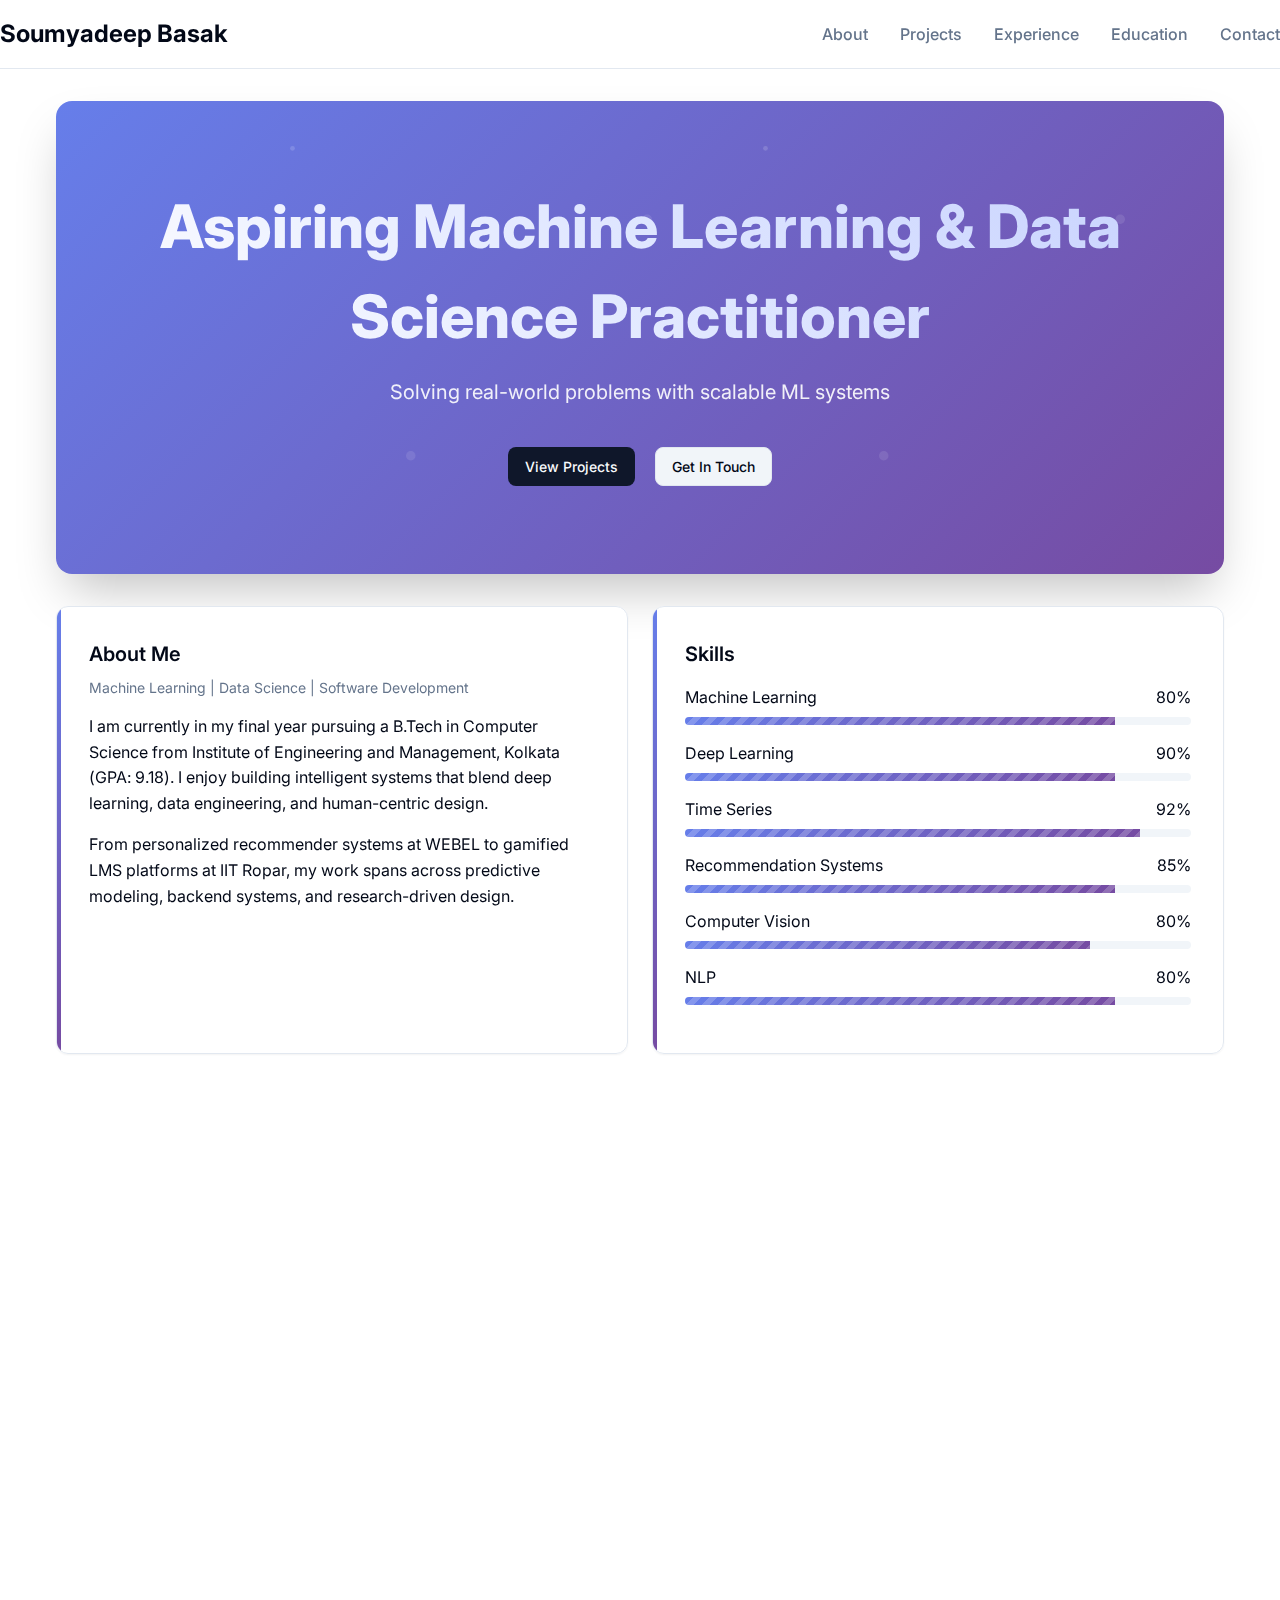
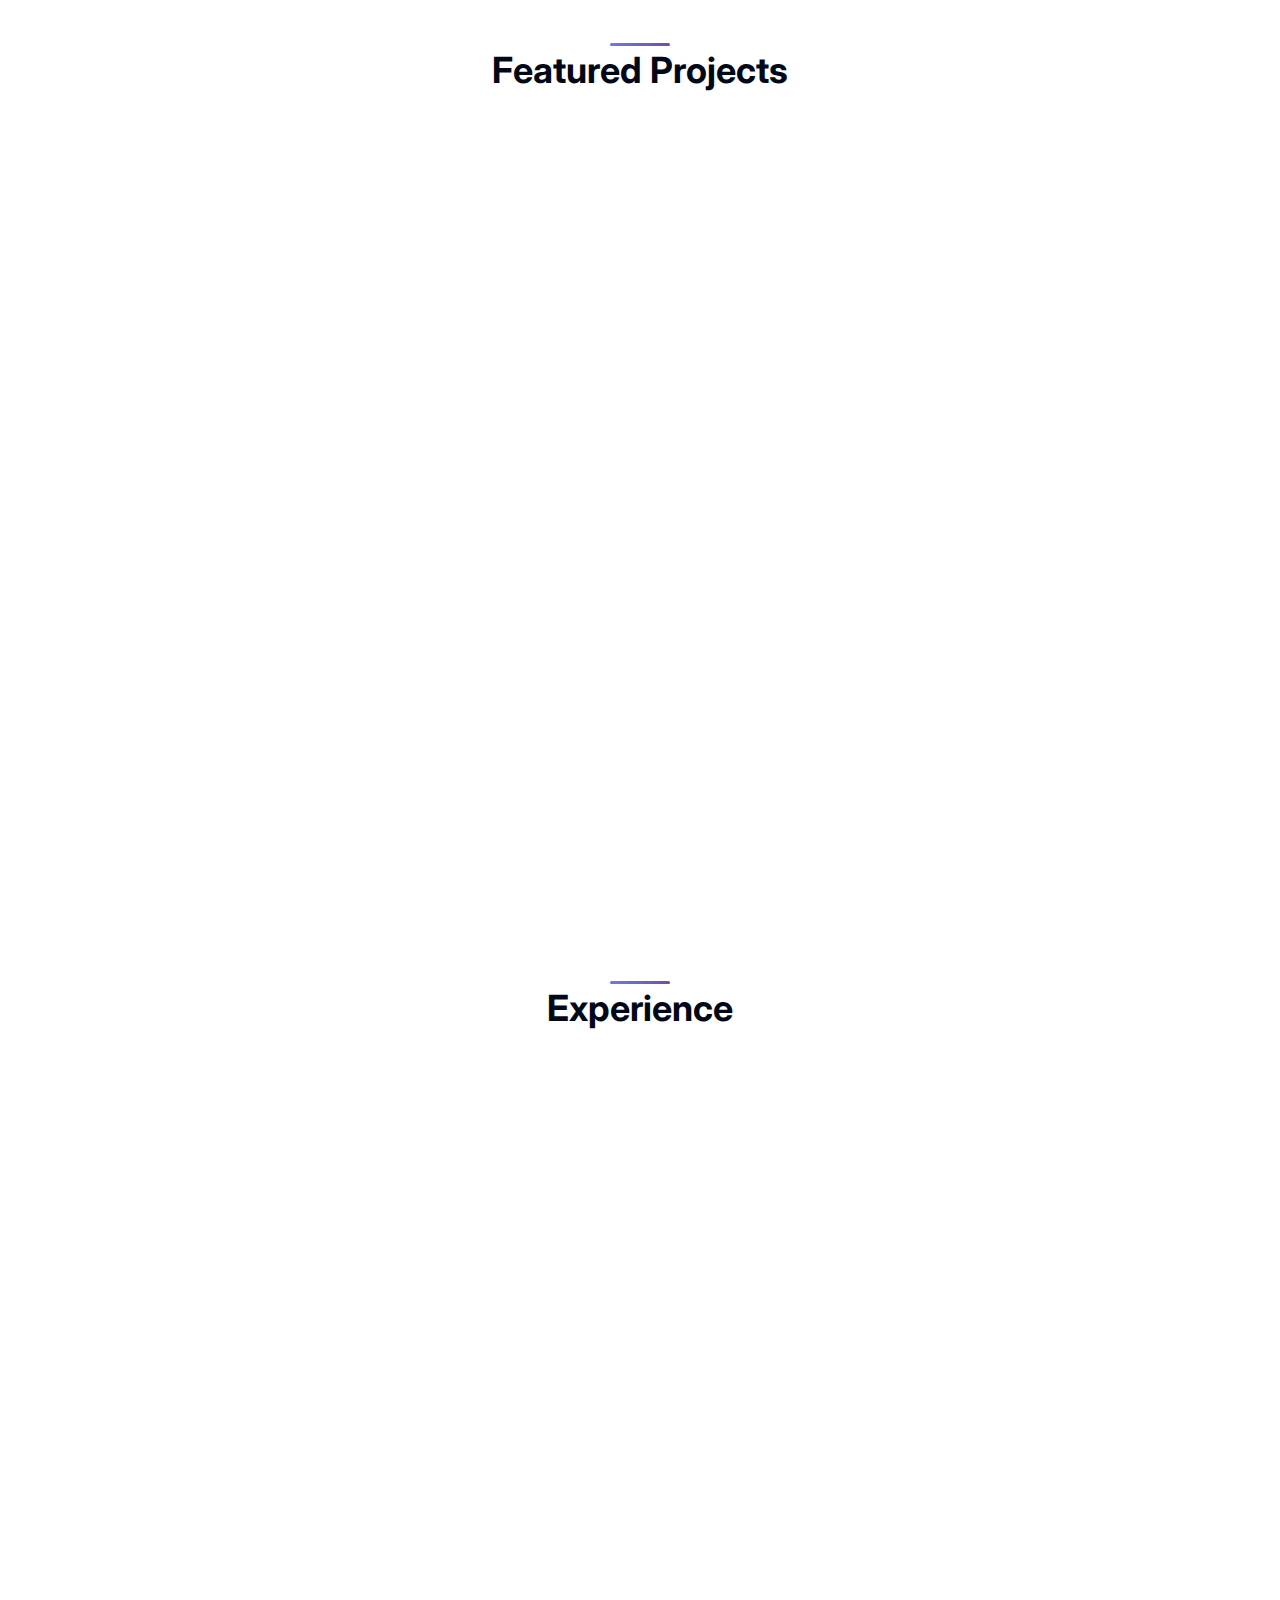
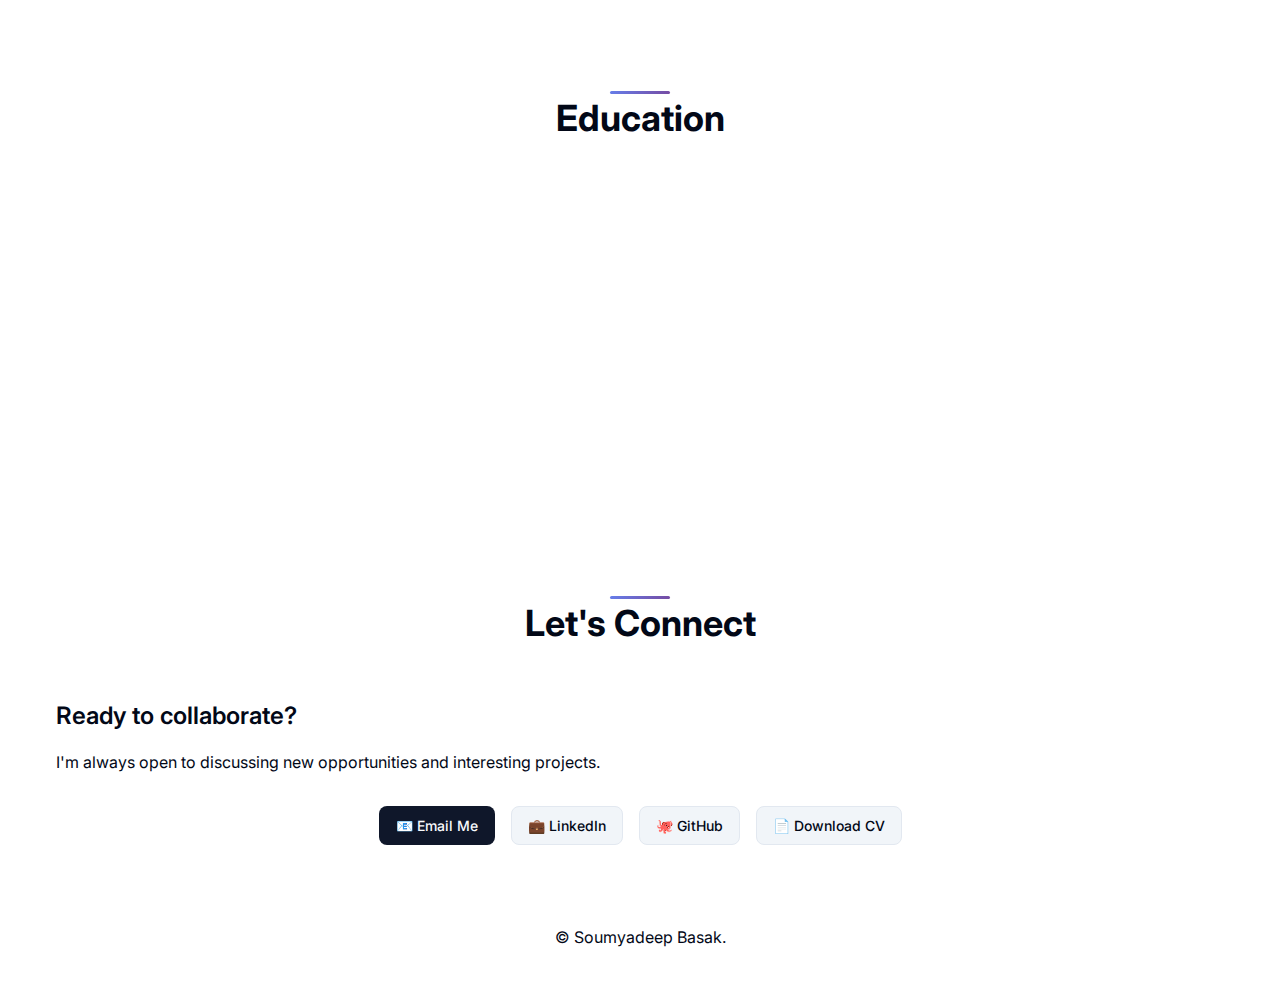
<file: index.html>
<!DOCTYPE html>
<html lang="en">
<head>
    <meta charset="UTF-8">
    <meta name="viewport" content="width=device-width, initial-scale=1.0">
    <title>Soumyadeep Basak - Portfolio</title>
    <link rel="stylesheet" href="styles.css">
    <link rel="icon" href="🚀" type="image/x-icon">
</head>
<body>
    <!-- Navigation -->
    <div class="nav-container">
        <div class="nav-content">
            <div class="nav-brand">Soumyadeep Basak</div>
            <div class="nav-links">
                <a onclick="scrollToSection('about')" class="nav-link">About</a>
                <a onclick="scrollToSection('projects')" class="nav-link">Projects</a>
                <a onclick="scrollToSection('experience')" class="nav-link">Experience</a>
                <a onclick="scrollToSection('education')" class="nav-link">Education</a>
                <a onclick="scrollToSection('contact')" class="nav-link">Contact</a>
            </div>
        </div>
    </div>

    <!-- Hero Section -->
    <div class="container">
        <div class="hero-section">
            <h1 class="hero-title">Aspiring Machine Learning & Data Science Practitioner</h1>
            <p class="hero-subtitle">Solving real-world problems with scalable ML systems</p>
            <div style="margin-top: 2rem;">
                <a href="#projects" class="btn btn-primary" style="margin: 0.5rem; cursor: pointer;">View Projects</a>
                <a href="#contact" class="btn btn-secondary" style="margin: 0.5rem; cursor: pointer;">Get In Touch</a>
            </div>
        </div>
    </div>

    <!-- About Section -->
    <div class="container" id="about">
        <div class="grid grid-cols-2">
            <div class="card">
                <div class="card-header">
                    <h2 class="card-title">About Me</h2>
                    <p class="card-description">Machine Learning | Data Science | Software Development</p>
                </div>
                <div>
                    <p style="line-height: 1.6; margin-bottom: 1rem;">
                        I am currently in my final year pursuing a B.Tech in Computer Science from Institute of Engineering and Management, Kolkata (GPA: 9.18). I enjoy building intelligent systems that blend deep learning, data engineering, and human-centric design.
                    </p>
                    <p style="line-height: 1.6;">
                        From personalized recommender systems at WEBEL to gamified LMS platforms at IIT Ropar, my work spans across predictive modeling, backend systems, and research-driven design.
                    </p>
                </div>
            </div>

            <div class="card">
                <div class="card-header">
                    <h3 class="card-title">Skills</h3>
                </div>
                <div>
                    <div style="margin-bottom: 1rem;">
                        <div style="display: flex; justify-content: space-between;">
                            <span>Machine Learning</span>
                            <span>80%</span>
                        </div>
                        <div class="progress">
                            <div class="progress-bar" style="width: 85%;"></div>
                        </div>
                    </div>
                    <div style="margin-bottom: 1rem;">
                        <div style="display: flex; justify-content: space-between;">
                            <span>Deep Learning</span>
                            <span>90%</span>
                        </div>
                        <div class="progress">
                            <div class="progress-bar" style="width: 85%;"></div>
                        </div>
                    </div>
                    <div style="margin-bottom: 1rem;">
                        <div style="display: flex; justify-content: space-between;">
                            <span>Time Series</span>
                            <span>92%</span>
                        </div>
                        <div class="progress">
                            <div class="progress-bar" style="width: 90%;"></div>
                        </div>
                    </div>
                    <div style="margin-bottom: 1rem;">
                        <div style="display: flex; justify-content: space-between;">
                            <span>Recommendation Systems</span>
                            <span>85%</span>
                        </div>
                        <div class="progress">
                            <div class="progress-bar" style="width: 85%;"></div>
                        </div>
                    </div>
                    <div style="margin-bottom: 1rem;">
                        <div style="display: flex; justify-content: space-between;">
                            <span>Computer Vision</span>
                            <span>80%</span>
                        </div>
                        <div class="progress">
                            <div class="progress-bar" style="width: 80%;"></div>
                        </div>
                    </div>
                    <div style="margin-bottom: 1rem;">
                        <div style="display: flex; justify-content: space-between;">
                            <span>NLP</span>
                            <span>80%</span>
                        </div>
                        <div class="progress">
                            <div class="progress-bar" style="width: 85%;"></div>
                        </div>
                    </div>
                </div>
            </div>
        </div>

        <!-- Technologies Section -->
        <div class="card" style="margin-top: 2rem;">
            <div class="card-header">
                <h3 class="card-title">Technologies & Tools</h3>
                <p class="card-description">ML, Web Development, and Data Engineering Toolkit</p>
            </div>
            <div>
                <h4 style="margin: 1rem 0 0.5rem 0; font-weight: 600;">ML & Data Science</h4>
                <div class="badge-container" style="margin-bottom: 1.5rem;">
                    <span class="badge">TensorFlow</span>
                    <span class="badge">Scikit-learn</span>
                    <span class="badge">Keras</span>
                    <span class="badge">Pandas</span>
                    <span class="badge">NumPy</span>
                    <span class="badge">OpenCV</span>
                    <span class="badge">Matplotlib</span>
                    <span class="badge">NLTK</span>
                </div>
                <h4 style="margin: 1rem 0 0.5rem 0; font-weight: 600;">Web</h4>
                <div class="badge-container" style="margin-bottom: 1.5rem;">
                    <span class="badge">Streamlit</span>
                    <span class="badge">Flask</span>
                    <span class="badge">FASTAPI</span>
                    <span class="badge">HTML</span>
                    <span class="badge">CSS</span>
                </div>
                <h4 style="margin: 1rem 0 0.5rem 0; font-weight: 600;">Cloud & DevOps</h4>
                <div class="badge-container" style="margin-bottom: 1.5rem;">
                    <span class="badge">AWS</span>
                    <span class="badge">Git</span>
                    <span class="badge">Jupyter Notebook</span>
                </div>
                <h4 style="margin: 1rem 0 0.5rem 0; font-weight: 600;">Databases</h4>
                <div class="badge-container">
                    <span class="badge">MySQL</span>
                    <span class="badge">PostgreSQL</span>
                    <span class="badge">MongoDB</span>
                </div>
            </div>
        </div>
    </div>

    <!-- Projects Section -->
    <div class="container">
        <h2 class="section-header" id="projects">Featured Projects</h2>
        <div class="grid grid-cols-2" style="gap: 1.5rem;">
            <div class="card">
                <div class="card-header">
                    <h3 class="card-title">Smart-Captcha System</h3>
                    <p class="card-description">Deep Learning • Anomaly Detection • Real-time Data</p>
                </div>
                <div>
                    <p style="line-height: 1.6; margin-bottom: 1rem; color: hsl(var(--muted-foreground));">
                        A frictionless security solution that analyzes real-time user behavior—like form input and mouse movement—to silently detect bots, triggering CAPTCHA only when necessary and significantly improving user experience.
                    </p>
                    <div class="badge-container" style="margin-bottom: 1rem;">
                        <span class="badge">Python</span>
                        <span class="badge">Tensorflow</span>
                        <span class="badge">FastAPI</span>
                        <span class="badge">Docker</span>
                    </div>
                    <div>
                        <a href="#" class="btn btn-primary" style="margin-right: 0.5rem;">Live Demo</a>
                        <a href="https://github.com/Soumyadeep-Basak/botv1" class="btn btn-secondary">GitHub</a>
                    </div>
                </div>
            </div>

            <div class="card">
                <div class="card-header">
                    <h3 class="card-title">Poly-Market Analyzer</h3>
                    <p class="card-description">Deep Learning • Time Series</p>
                </div>
                <div>
                    <p style="line-height: 1.6; margin-bottom: 1rem; color: hsl(var(--muted-foreground));">
                        A resource-efficient stock forecasting tool using co-movement-based clustering and shared-layer-LSTM and Ticker-aware-LSTM with custom embeddings models to predict Nifty50 trends, enabling a single model to handle multiple stocks with high accuracy.
                    </p>
                    <div class="badge-container" style="margin-bottom: 1rem;">
                        <span class="badge">Python</span>
                        <span class="badge">Tensorflow</span>
                        <span class="badge">Statsmodel</span>
                        <span class="badge">Streamlit</span>
                    </div>
                    <div>
                        <a href="#" class="btn btn-primary" style="margin-right: 0.5rem;">Live Demo</a>
                        <a href="#" class="btn btn-secondary">GitHub</a>
                    </div>
                </div>
            </div>

            <div class="card">
                <div class="card-header">
                    <h3 class="card-title">CryptoSecure</h3>
                    <p class="card-description">Anomaly Detection • Backend • Blockhain • Real-time</p>
                </div>
                <div>
                    <p style="line-height: 1.6; margin-bottom: 1rem; color: hsl(var(--muted-foreground));">
                        A platform that assigns safety scores to crypto wallets by combining supervised (XGBoost) and unsupervised (Auto-Encoder) ML models with graph-based anomaly detection. The system factors in transaction behavior, wallet age, and KYC status to identify scam-linked wallets and assess risk in real time.
                    </p>
                    <div class="badge-container" style="margin-bottom: 1rem;">
                        <span class="badge">Python</span>
                        <span class="badge">XgBoost</span>
                        <span class="badge">Tensorflow</span>
                        <span class="badge">FastAPI</span>
                        <span class="badge">Redis</span>
                    </div>
                    <div>
                        <a href="#" class="btn btn-primary" style="margin-right: 0.5rem;">Live Demo</a>
                        <a href="https://github.com/Soumyadeep-Basak/htfHackermen" class="btn btn-secondary">GitHub</a>
                    </div>
                </div>
            </div>

            <div class="card">
                <div class="card-header">
                    <h3 class="card-title">SecureMind</h3>
                    <p class="card-description">RAG • Chatbot • Blockchain</p>
                </div>
                <div>
                    <p style="line-height: 1.6; margin-bottom: 1rem; color: hsl(var(--muted-foreground));">
                        A secure, localized Retrieval-Augmented Generation (RAG) chatbot that integrates LLMs with document-based Q&A capabilities. It supports on-device model inference and utilizes IPFS (InterPlanetary File System) for decentralized storage providing enhanced security, privacy, and accessibility even in offline or remote environments.
                    </p>
                    <div class="badge-container" style="margin-bottom: 1rem;">
                        <span class="badge">Python</span>
                        <span class="badge">Ethereum</span>
                        <span class="badge">HuggingFace</span>
                        <span class="badge">Llama.cpp</span>
                        <span class="badge">Streamlit</span>
                    </div>
                    <div>
                        <a href="#" class="btn btn-primary" style="margin-right: 0.5rem;">Live Demo</a>
                        <a href="https://github.com/Soumyadeep-Basak/SecureMind" class="btn btn-secondary">GitHub</a>
                    </div>
                </div>
            </div>
        </div>
    </div>

    <!-- Experience Section -->
    <div class="container">
        <h2 class="section-header" id="experience">Experience</h2>
        <div class="card">
            <div class="timeline-item">
                <div class="timeline-date">April 2025 - Present</div>
                <h3 class="timeline-title">Data Science Intern • WEBEL.</h3>
                <p class="timeline-description">
                    Recommender System Development: Built a personalized hybrid recommender using user-based collaborative filtering on over 20M real service records, queried via PostgreSQL.<br> 
                    Algorithm Engineering: Designed a multi-source similarity model combining demographics, historical usage, and service co-occurrence with rule-based eligibility filters to recommend from a pool of 313 government services.<br> 
                    Interactive Deployment: Deployed a Streamlit-based dashboard for real-time recommendations with adaptive feedback loop for continuous personalization.
                </p>
            </div>
            <div class="timeline-item">
                <div class="timeline-date">May 2024 - July 2024</div>
                <h3 class="timeline-title">Research Intern • IIT Ropar</h3>
                <p class="timeline-description">
                    Built Google Sheets LMS: Developed a learning management system using Apps Script, automating academic data workflows and improving efficiency by 95%.<br>
                    Web Integration: Created a Flask-based dashboard that visualized LMS statistics from Sheets and automated email notifications.<br>
                    Gamification: Added badge rewards using proven strategies to improve user engagement.<br>
                </p>
            </div>
        </div>
    </div>

    <!-- Education Section -->
    <div class="container">
        <h2 class="section-header" id="education">Education</h2>
        <div class="grid grid-cols-2" style="gap: 1.5rem;">
            <div class="education-card">
                <h3 class="degree-title">Bachelor of Technology in Computer Science with specialization in artificial intelligence & machine learning</h3>
                <div class="school-name">Institute of Engineering and Management</div>
                <div class="education-date">2022 - 2026</div>
                <div class="gpa">GPA: 9.18/10.0</div>
                <p style="color: hsl(var(--muted-foreground)); line-height: 1.6; margin-bottom: 1rem; flex-grow: 1;">
                    Specialized in Machine Learning and Artificial Intelligence with focus on practical applications and research.
                </p>
                <div class="badge-container">
                    <span class="badge">Machine Learning</span>
                    <span class="badge">Deep Learning</span>
                    <span class="badge">NLP</span>
                    <span class="badge">Computer Vision</span>
                    <span class="badge">Time Series</span>
                </div>
            </div>

            <div class="education-card">
                <h3 class="degree-title">High Secondary (XII)</h3>
                <div class="school-name">Hariyana Vidya Mandir</div>
                <div class="education-date">2009 - 2022</div>
                <div class="gpa">X: 94% | XII: 91.66%</div>
                <p style="color: hsl(var(--muted-foreground)); line-height: 1.6; margin-bottom: 1rem; flex-grow: 1;">
                    Studied in Science stream with focus on Physics, Chemistry, Mathematics, and Computer Science.
                </p>
                <div class="badge-container">
                    <span class="badge">Python</span>
                    <span class="badge">Soft Skills</span>
                    <span class="badge">Mathematics</span>
                    <span class="badge">DBMS</span>
                </div>
            </div>
        </div>
    </div>

    <!-- Contact Section -->
    <div class="container">
        <h2 class="section-header" id="contact">Let's Connect</h2>
        <div class="contact-card">
            <h3 style="font-size: 1.5rem; font-weight: 600; margin-bottom: 1rem;">Ready to collaborate?</h3>
            <p style="color: hsl(var(--muted-foreground)); margin-bottom: 2rem;">
                I'm always open to discussing new opportunities and interesting projects.
            </p>
            <div style="display: flex; justify-content: center; gap: 1rem; flex-wrap: wrap;">
                <a href="mailto:basaksoumyadeep04@gmail.com" class="btn btn-primary">📧 Email Me</a>
                <a href="https://www.linkedin.com/in/soumyadeep-basak-7609b2283/" class="btn btn-secondary">💼 LinkedIn</a>
                <a href="https://github.com/Soumyadeep-Basak/" class="btn btn-secondary">🐙 GitHub</a>
                <a href="https://drive.google.com/file/d/1ovSGe75oznr-4WffRPxj5AU2YUcauUR1/view?usp=sharing" class="btn btn-secondary">📄 Download CV</a>
            </div>
        </div>
    </div>

    <!-- Footer -->
    <div style="text-align: center; padding: 2rem; margin-top: 3rem; border-top: 1px solid hsl(var(--border)); color: hsl(var(--muted-foreground));">
        <p>© Soumyadeep Basak.</p>
    </div>

    <script src="script.js"></script>
</body>
</html>
</file>
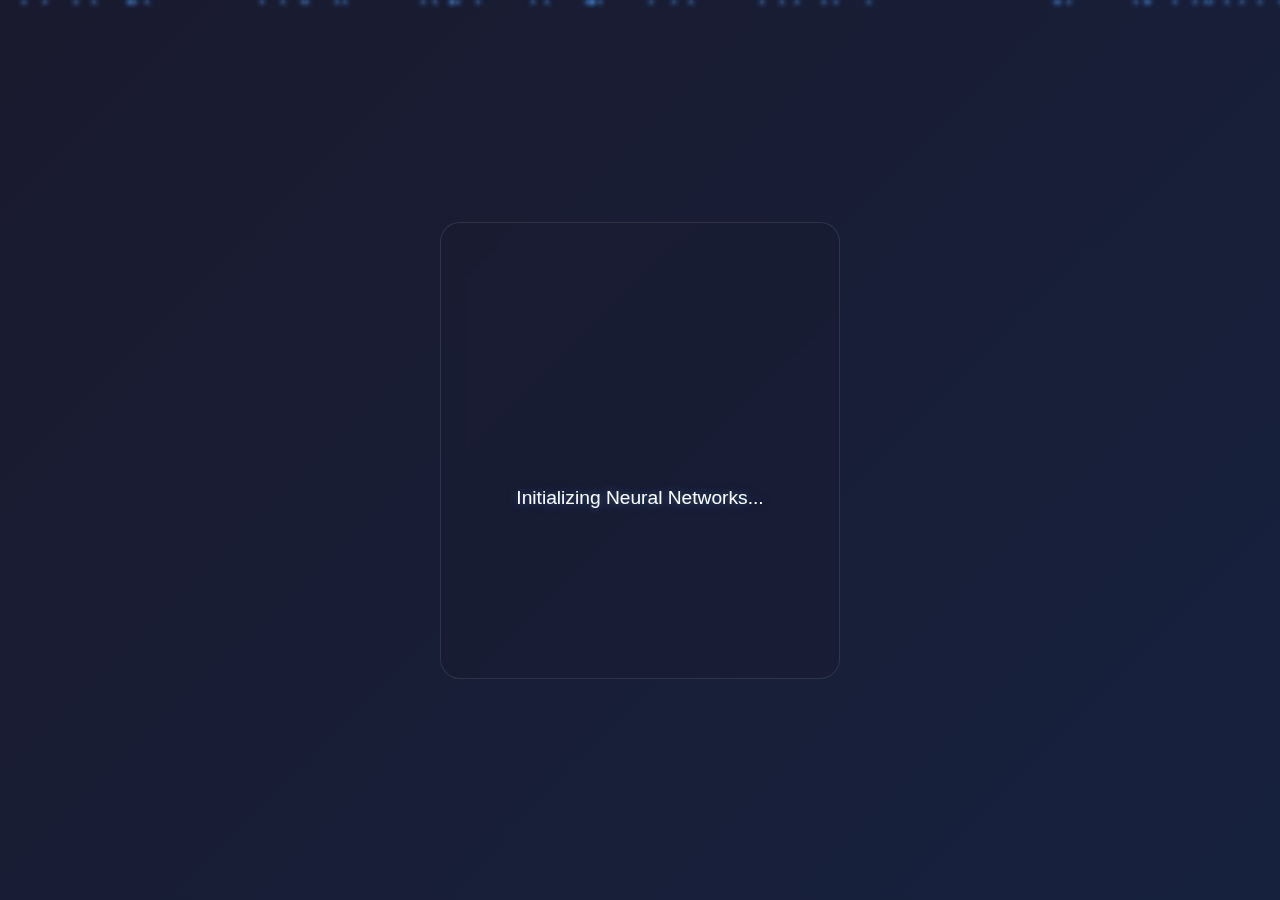
<file: loading.html>
<!DOCTYPE html>
<html lang="en">
<head>
    <meta charset="UTF-8">
    <meta name="viewport" content="width=device-width, initial-scale=1.0">
    <title>Loading - Soumyadeep Basak</title>
    <style>
        :root {
            --primary-gradient: linear-gradient(135deg, #1a1a2e 0%, #16213e 100%);
            --text-color: #ffffff;
            --accent-color: #4a90e2;
            --node-color: rgba(74, 144, 226, 0.8);
            --particle-color: rgba(74, 144, 226, 0.3);
            --progress-bg: rgba(255, 255, 255, 0.1);
            --progress-fill: #4a90e2;
        }

        * {
            margin: 0;
            padding: 0;
            box-sizing: border-box;
        }

        body {
            font-family: 'Inter', sans-serif;
            background: var(--primary-gradient);
            height: 100vh;
            display: flex;
            justify-content: center;
            align-items: center;
            color: var(--text-color);
            overflow: hidden;
        }

        .loading-container {
            text-align: center;
            position: relative;
            z-index: 1;
            width: 100%;
            max-width: 400px;
            padding: 2rem;
            background: rgba(26, 26, 46, 0.3);
            backdrop-filter: blur(10px);
            border-radius: 20px;
            border: 1px solid rgba(255, 255, 255, 0.1);
        }

        .neural-network {
            width: 300px;
            height: 200px;
            margin: 0 auto 2rem;
            position: relative;
            opacity: 0;
            animation: fadeIn 0.5s ease forwards;
            display: flex;
            justify-content: space-between;
            align-items: center;
        }

        .layer {
            display: flex;
            flex-direction: column;
            justify-content: space-around;
            height: 100%;
            position: relative;
        }

        .node {
            position: relative;
            width: 12px;
            height: 12px;
            background: var(--node-color);
            border-radius: 50%;
            animation: pulse 1.5s infinite;
            box-shadow: 0 0 10px var(--accent-color);
            z-index: 2;
            margin: 8px 0;
        }

        .connection {
            position: absolute;
            background: var(--node-color);
            height: 2px;
            transform-origin: left center;
            opacity: 0.3;
            animation: connect 2s infinite;
            z-index: 1;
        }

        .loading-messages {
            height: 100px;
            position: relative;
            margin-bottom: 2rem;
            perspective: 1000px;
        }

        .message {
            position: absolute;
            width: 100%;
            left: 0;
            font-size: 1.2rem;
            opacity: 0;
            transform: translateY(20px) rotateX(-30deg);
            transition: all 0.3s ease;
            text-shadow: 0 0 10px rgba(74, 144, 226, 0.5);
        }

        .message.active {
            opacity: 1;
            transform: translateY(0) rotateX(0);
        }

        .message.previous {
            opacity: 0;
            transform: translateY(-20px) rotateX(30deg);
        }

        .progress-container {
            width: 100%;
            max-width: 300px;
            margin: 0 auto;
            opacity: 0;
            animation: fadeIn 0.3s ease forwards;
        }

        .progress-bar {
            width: 100%;
            height: 4px;
            background: var(--progress-bg);
            border-radius: 2px;
            overflow: hidden;
            position: relative;
        }

        .progress {
            width: 0%;
            height: 100%;
            background: var(--progress-fill);
            animation: progress 6s ease-in-out forwards;
            box-shadow: 0 0 10px var(--accent-color);
        }

        .progress-text {
            font-size: 0.8rem;
            margin-top: 0.5rem;
            text-align: right;
            opacity: 0.7;
            color: var(--accent-color);
        }

        .particles {
            position: absolute;
            top: 0;
            left: 0;
            width: 100%;
            height: 100%;
            overflow: hidden;
            z-index: 0;
        }

        .particle {
            position: absolute;
            width: 4px;
            height: 4px;
            background: var(--particle-color);
            border-radius: 50%;
            animation: float 15s infinite linear;
            box-shadow: 0 0 5px var(--accent-color);
        }

        @keyframes fadeIn {
            from { opacity: 0; transform: translateY(10px); }
            to { opacity: 1; transform: translateY(0); }
        }

        @keyframes pulse {
            0%, 100% { transform: scale(1); opacity: 0.8; }
            50% { transform: scale(1.2); opacity: 1; }
        }

        @keyframes float {
            0% { transform: translateY(0) translateX(0); opacity: 0; }
            50% { opacity: 0.5; }
            100% { transform: translateY(-100vh) translateX(100px); opacity: 0; }
        }

        @keyframes progress {
            0% { width: 0%; }
            100% { width: 100%; }
        }

        @keyframes connect {
            0% { opacity: 0.1; }
            50% { opacity: 0.5; }
            100% { opacity: 0.1; }
        }
    </style>
</head>
<body>
    <div class="particles" id="particles"></div>
    <div class="loading-container">
        <div class="neural-network">
            <!-- Layer 1: 2 neurons -->
            <div class="layer" id="layer1">
                <div class="node"></div>
                <div class="node"></div>
            </div>
            <!-- Layer 2: 4 neurons -->
            <div class="layer" id="layer2">
                <div class="node"></div>
                <div class="node"></div>
                <div class="node"></div>
                <div class="node"></div>
            </div>
            <!-- Layer 3: 6 neurons -->
            <div class="layer" id="layer3">
                <div class="node"></div>
                <div class="node"></div>
                <div class="node"></div>
                <div class="node"></div>
                <div class="node"></div>
                <div class="node"></div>
            </div>
            <!-- Layer 4: 4 neurons -->
            <div class="layer" id="layer4">
                <div class="node"></div>
                <div class="node"></div>
                <div class="node"></div>
                <div class="node"></div>
            </div>
            <!-- Layer 5: 2 neurons -->
            <div class="layer" id="layer5">
                <div class="node"></div>
                <div class="node"></div>
            </div>
        </div>
        <div class="loading-messages" id="loadingMessages"></div>
        <div class="progress-container">
            <div class="progress-bar">
                <div class="progress"></div>
            </div>
            <div class="progress-text">Loading...</div>
        </div>
    </div>

    <script>
        // Create neural network connections
        function createConnections() {
            const layers = document.querySelectorAll('.layer');
            
            // Connect nodes between adjacent layers
            for (let i = 0; i < layers.length - 1; i++) {
                const currentLayer = layers[i];
                const nextLayer = layers[i + 1];
                const currentNodes = currentLayer.querySelectorAll('.node');
                const nextNodes = nextLayer.querySelectorAll('.node');
                
                currentNodes.forEach(node1 => {
                    nextNodes.forEach(node2 => {
                        const connection = document.createElement('div');
                        connection.className = 'connection';
                        
                        // Calculate connection position and angle
                        const rect1 = node1.getBoundingClientRect();
                        const rect2 = node2.getBoundingClientRect();
                        const networkRect = document.querySelector('.neural-network').getBoundingClientRect();
                        
                        const x1 = rect1.left + rect1.width/2 - networkRect.left;
                        const y1 = rect1.top + rect1.height/2 - networkRect.top;
                        const x2 = rect2.left + rect2.width/2 - networkRect.left;
                        const y2 = rect2.top + rect2.height/2 - networkRect.top;
                        
                        const length = Math.sqrt(Math.pow(x2 - x1, 2) + Math.pow(y2 - y1, 2));
                        const angle = Math.atan2(y2 - y1, x2 - x1) * 180 / Math.PI;
                        
                        connection.style.width = `${length}px`;
                        connection.style.left = `${x1}px`;
                        connection.style.top = `${y1}px`;
                        connection.style.transform = `rotate(${angle}deg)`;
                        
                        document.querySelector('.neural-network').appendChild(connection);
                    });
                });
            }
        }

        // Create floating particles
        const particlesContainer = document.getElementById('particles');
        for (let i = 0; i < 50; i++) {
            const particle = document.createElement('div');
            particle.className = 'particle';
            particle.style.left = Math.random() * 100 + '%';
            particle.style.animationDelay = Math.random() * 15 + 's';
            particle.style.animationDuration = (Math.random() * 10 + 5) + 's';
            particlesContainer.appendChild(particle);
        }

        const messages = [
            "Initializing Neural Networks...",
            "Loading Data Models...",
            "Training AI Systems...",
            "Optimizing Parameters...",
            "Preparing Portfolio..."
        ];

        const loadingMessages = document.getElementById('loadingMessages');
        const progressText = document.querySelector('.progress-text');

        // Create message elements
        messages.forEach((msg, index) => {
            const messageDiv = document.createElement('div');
            messageDiv.className = 'message';
            messageDiv.textContent = msg;
            loadingMessages.appendChild(messageDiv);
        });

        const messageElements = document.querySelectorAll('.message');
        let currentMessageIndex = 0;

        function updateMessage() {
            // Remove previous active class
            messageElements.forEach(msg => {
                msg.classList.remove('active', 'previous');
            });

            // Add active class to current message
            messageElements[currentMessageIndex].classList.add('active');

            // Add previous class to last message
            if (currentMessageIndex > 0) {
                messageElements[currentMessageIndex - 1].classList.add('previous');
            }

            currentMessageIndex = (currentMessageIndex + 1) % messages.length;
        }

        function updateProgress() {
            let progress = 0;
            const interval = setInterval(() => {
                progress += 1;
                progressText.textContent = `${progress}%`;
                if (progress >= 100) {
                    clearInterval(interval);
                    sessionStorage.setItem('loaded', 'true');
                    window.location.href = 'index.html';
                }
            }, 40);
        }

        // Show first message immediately
        messageElements[0].classList.add('active');

        // Update messages every 0.8 seconds for faster text transitions
        setInterval(updateMessage, 800);
        updateProgress();

        // Initialize neural network connections
        createConnections();
    </script>
</body>
</html>
</file>
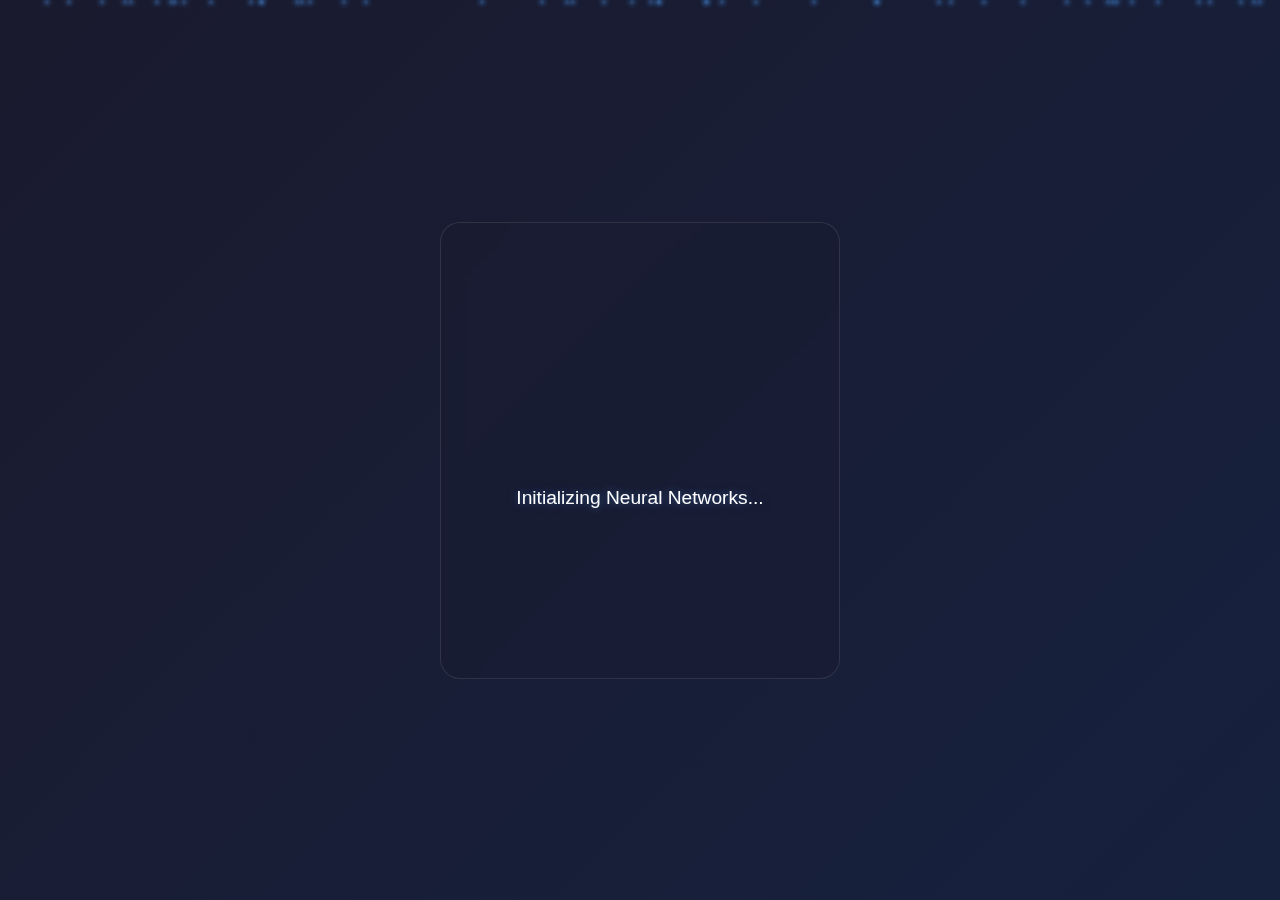
<file: pages/loading.html>
<!DOCTYPE html>
<html lang="en">
<head>
    <meta charset="UTF-8">
    <meta name="viewport" content="width=device-width, initial-scale=1.0">
    <title>Loading - Soumyadeep Basak</title>
    <style>
        :root {
            --primary-gradient: linear-gradient(135deg, #1a1a2e 0%, #16213e 100%);
            --text-color: #ffffff;
            --accent-color: #4a90e2;
            --node-color: rgba(74, 144, 226, 0.8);
            --particle-color: rgba(74, 144, 226, 0.3);
            --progress-bg: rgba(255, 255, 255, 0.1);
            --progress-fill: #4a90e2;
        }

        * {
            margin: 0;
            padding: 0;
            box-sizing: border-box;
        }

        body {
            font-family: 'Inter', sans-serif;
            background: var(--primary-gradient);
            height: 100vh;
            display: flex;
            justify-content: center;
            align-items: center;
            color: var(--text-color);
            overflow: hidden;
        }

        .loading-container {
            text-align: center;
            position: relative;
            z-index: 1;
            width: 100%;
            max-width: 400px;
            padding: 2rem;
            background: rgba(26, 26, 46, 0.3);
            backdrop-filter: blur(10px);
            border-radius: 20px;
            border: 1px solid rgba(255, 255, 255, 0.1);
        }

        .neural-network {
            width: 300px;
            height: 200px;
            margin: 0 auto 2rem;
            position: relative;
            opacity: 0;
            animation: fadeIn 0.5s ease forwards;
            display: flex;
            justify-content: space-between;
            align-items: center;
        }

        .layer {
            display: flex;
            flex-direction: column;
            justify-content: space-around;
            height: 100%;
            position: relative;
        }

        .node {
            position: relative;
            width: 12px;
            height: 12px;
            background: var(--node-color);
            border-radius: 50%;
            animation: pulse 1.5s infinite;
            box-shadow: 0 0 10px var(--accent-color);
            z-index: 2;
            margin: 8px 0;
        }

        .connection {
            position: absolute;
            background: var(--node-color);
            height: 2px;
            transform-origin: left center;
            opacity: 0.3;
            animation: connect 2s infinite;
            z-index: 1;
        }

        .loading-messages {
            height: 100px;
            position: relative;
            margin-bottom: 2rem;
            perspective: 1000px;
        }

        .message {
            position: absolute;
            width: 100%;
            left: 0;
            font-size: 1.2rem;
            opacity: 0;
            transform: translateY(20px) rotateX(-30deg);
            transition: all 0.3s ease;
            text-shadow: 0 0 10px rgba(74, 144, 226, 0.5);
        }

        .message.active {
            opacity: 1;
            transform: translateY(0) rotateX(0);
        }

        .message.previous {
            opacity: 0;
            transform: translateY(-20px) rotateX(30deg);
        }

        .progress-container {
            width: 100%;
            max-width: 300px;
            margin: 0 auto;
            opacity: 0;
            animation: fadeIn 0.3s ease forwards;
        }

        .progress-bar {
            width: 100%;
            height: 4px;
            background: var(--progress-bg);
            border-radius: 2px;
            overflow: hidden;
            position: relative;
        }

        .progress {
            width: 0%;
            height: 100%;
            background: var(--progress-fill);
            animation: progress 6s ease-in-out forwards;
            box-shadow: 0 0 10px var(--accent-color);
        }

        .progress-text {
            font-size: 0.8rem;
            margin-top: 0.5rem;
            text-align: right;
            opacity: 0.7;
            color: var(--accent-color);
        }

        .particles {
            position: absolute;
            top: 0;
            left: 0;
            width: 100%;
            height: 100%;
            overflow: hidden;
            z-index: 0;
        }

        .particle {
            position: absolute;
            width: 4px;
            height: 4px;
            background: var(--particle-color);
            border-radius: 50%;
            animation: float 15s infinite linear;
            box-shadow: 0 0 5px var(--accent-color);
        }

        @keyframes fadeIn {
            from { opacity: 0; transform: translateY(10px); }
            to { opacity: 1; transform: translateY(0); }
        }

        @keyframes pulse {
            0%, 100% { transform: scale(1); opacity: 0.8; }
            50% { transform: scale(1.2); opacity: 1; }
        }

        @keyframes float {
            0% { transform: translateY(0) translateX(0); opacity: 0; }
            50% { opacity: 0.5; }
            100% { transform: translateY(-100vh) translateX(100px); opacity: 0; }
        }

        @keyframes progress {
            0% { width: 0%; }
            100% { width: 100%; }
        }

        @keyframes connect {
            0% { opacity: 0.1; }
            50% { opacity: 0.5; }
            100% { opacity: 0.1; }
        }
    </style>
</head>
<body>
    <div class="particles" id="particles"></div>
    <div class="loading-container">
        <div class="neural-network">
            <!-- Layer 1: 2 neurons -->
            <div class="layer" id="layer1">
                <div class="node"></div>
                <div class="node"></div>
            </div>
            <!-- Layer 2: 4 neurons -->
            <div class="layer" id="layer2">
                <div class="node"></div>
                <div class="node"></div>
                <div class="node"></div>
                <div class="node"></div>
            </div>
            <!-- Layer 3: 6 neurons -->
            <div class="layer" id="layer3">
                <div class="node"></div>
                <div class="node"></div>
                <div class="node"></div>
                <div class="node"></div>
                <div class="node"></div>
                <div class="node"></div>
            </div>
            <!-- Layer 4: 4 neurons -->
            <div class="layer" id="layer4">
                <div class="node"></div>
                <div class="node"></div>
                <div class="node"></div>
                <div class="node"></div>
            </div>
            <!-- Layer 5: 2 neurons -->
            <div class="layer" id="layer5">
                <div class="node"></div>
                <div class="node"></div>
            </div>
        </div>
        <div class="loading-messages" id="loadingMessages"></div>
        <div class="progress-container">
            <div class="progress-bar">
                <div class="progress"></div>
            </div>
            <div class="progress-text">Loading...</div>
        </div>
    </div>

    <script>
        // Create neural network connections
        function createConnections() {
            const layers = document.querySelectorAll('.layer');
            
            // Connect nodes between adjacent layers
            for (let i = 0; i < layers.length - 1; i++) {
                const currentLayer = layers[i];
                const nextLayer = layers[i + 1];
                const currentNodes = currentLayer.querySelectorAll('.node');
                const nextNodes = nextLayer.querySelectorAll('.node');
                
                currentNodes.forEach(node1 => {
                    nextNodes.forEach(node2 => {
                        const connection = document.createElement('div');
                        connection.className = 'connection';
                        
                        // Calculate connection position and angle
                        const rect1 = node1.getBoundingClientRect();
                        const rect2 = node2.getBoundingClientRect();
                        const networkRect = document.querySelector('.neural-network').getBoundingClientRect();
                        
                        const x1 = rect1.left + rect1.width/2 - networkRect.left;
                        const y1 = rect1.top + rect1.height/2 - networkRect.top;
                        const x2 = rect2.left + rect2.width/2 - networkRect.left;
                        const y2 = rect2.top + rect2.height/2 - networkRect.top;
                        
                        const length = Math.sqrt(Math.pow(x2 - x1, 2) + Math.pow(y2 - y1, 2));
                        const angle = Math.atan2(y2 - y1, x2 - x1) * 180 / Math.PI;
                        
                        connection.style.width = `${length}px`;
                        connection.style.left = `${x1}px`;
                        connection.style.top = `${y1}px`;
                        connection.style.transform = `rotate(${angle}deg)`;
                        
                        document.querySelector('.neural-network').appendChild(connection);
                    });
                });
            }
        }

        // Create floating particles
        const particlesContainer = document.getElementById('particles');
        for (let i = 0; i < 50; i++) {
            const particle = document.createElement('div');
            particle.className = 'particle';
            particle.style.left = Math.random() * 100 + '%';
            particle.style.animationDelay = Math.random() * 15 + 's';
            particle.style.animationDuration = (Math.random() * 10 + 5) + 's';
            particlesContainer.appendChild(particle);
        }

        const messages = [
            "Initializing Neural Networks...",
            "Loading Data Models...",
            "Training AI Systems...",
            "Optimizing Parameters...",
            "Preparing Portfolio..."
        ];

        const loadingMessages = document.getElementById('loadingMessages');
        const progressText = document.querySelector('.progress-text');

        // Create message elements
        messages.forEach((msg, index) => {
            const messageDiv = document.createElement('div');
            messageDiv.className = 'message';
            messageDiv.textContent = msg;
            loadingMessages.appendChild(messageDiv);
        });

        const messageElements = document.querySelectorAll('.message');
        let currentMessageIndex = 0;

        function updateMessage() {
            // Remove previous active class
            messageElements.forEach(msg => {
                msg.classList.remove('active', 'previous');
            });

            // Add active class to current message
            messageElements[currentMessageIndex].classList.add('active');

            // Add previous class to last message
            if (currentMessageIndex > 0) {
                messageElements[currentMessageIndex - 1].classList.add('previous');
            }

            currentMessageIndex = (currentMessageIndex + 1) % messages.length;
        }

        function updateProgress() {
            let progress = 0;
            const interval = setInterval(() => {
                progress += 1;
                progressText.textContent = `${progress}%`;
                if (progress >= 100) {
                    clearInterval(interval);
                    sessionStorage.setItem('loaded', 'true');
                    window.location.href = '../index.html';
                }
            }, 40);
        }

        // Show first message immediately
        messageElements[0].classList.add('active');

        // Update messages every 0.8 seconds for faster text transitions
        setInterval(updateMessage, 800);
        updateProgress();

        // Initialize neural network connections
        createConnections();
    </script>
</body>
</html>
</file>
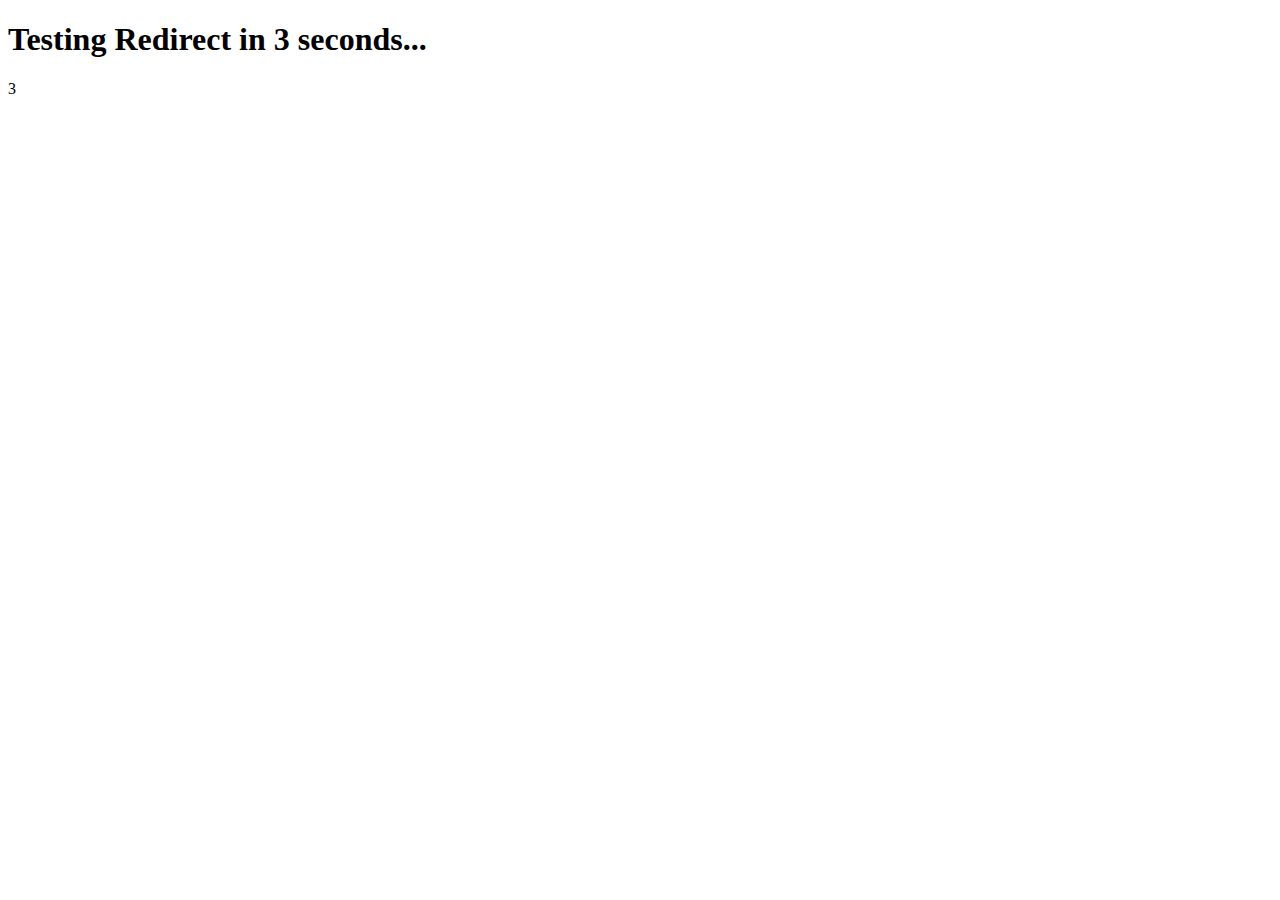
<file: pages/redirect-test.html>
<!DOCTYPE html>
<html>
<head>
    <title>Simple Redirect Test</title>
</head>
<body>
    <h1>Testing Redirect in 3 seconds...</h1>
    <div id="countdown">3</div>
    
    <script>
        let count = 3;
        const countdownEl = document.getElementById('countdown');
        
        const interval = setInterval(() => {
            count--;
            countdownEl.textContent = count;
            console.log('Countdown:', count);
            
            if (count <= 0) {
                clearInterval(interval);
                console.log('Redirecting to ../index.html');
                countdownEl.textContent = 'Redirecting...';
                
                // Try redirect
                setTimeout(() => {
                    window.location.href = '../index.html';
                }, 500);
            }
        }, 1000);
    </script>
</body>
</html>
</file>
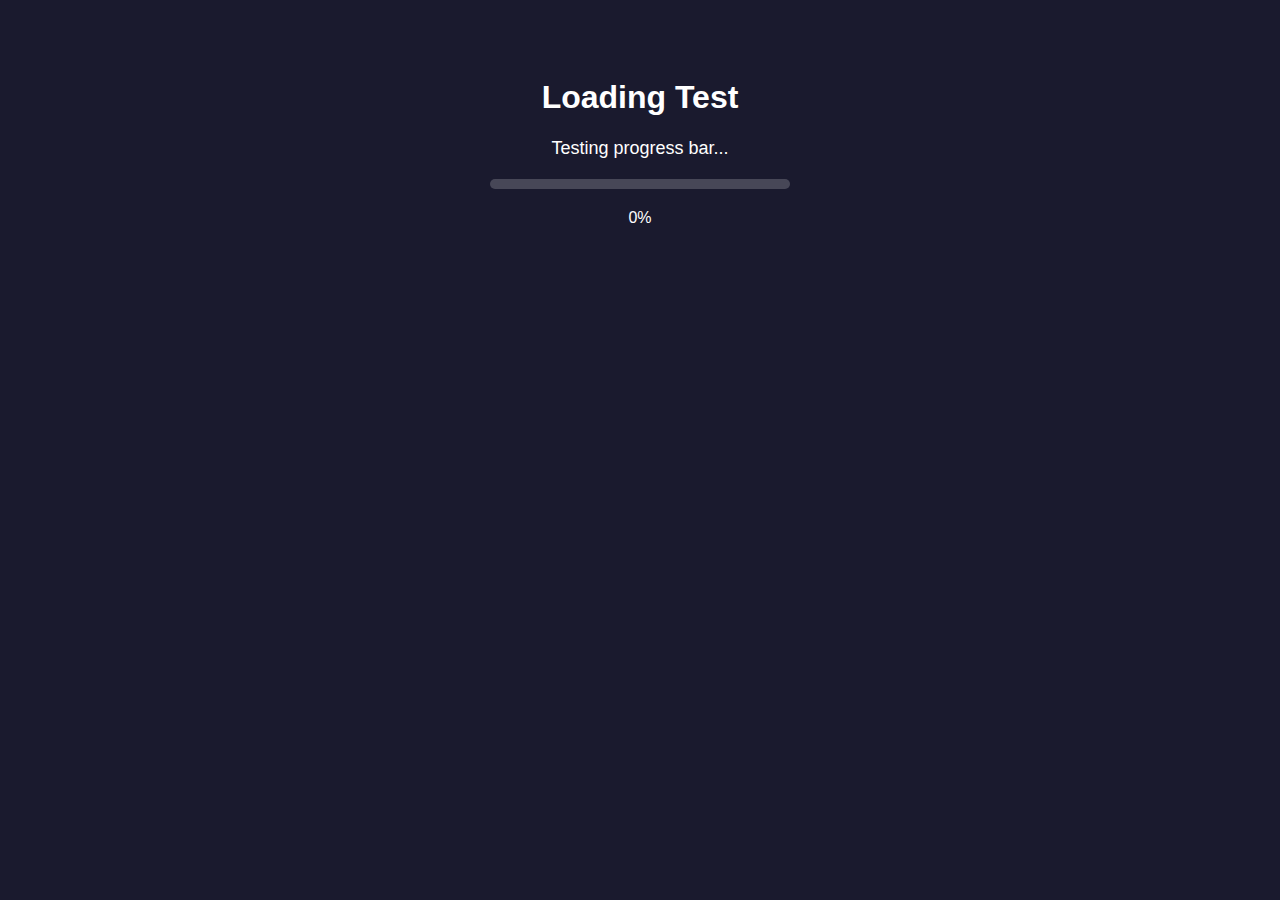
<file: pages/test-loading.html>
<!DOCTYPE html>
<html lang="en">
<head>
    <meta charset="UTF-8">
    <meta name="viewport" content="width=device-width, initial-scale=1.0">
    <title>Loading Test</title>
    <style>
        body {
            font-family: Arial, sans-serif;
            background: #1a1a2e;
            color: white;
            text-align: center;
            padding: 50px;
        }
        .progress-bar {
            width: 300px;
            height: 10px;
            background: rgba(255,255,255,0.2);
            margin: 20px auto;
            border-radius: 5px;
            overflow: hidden;
        }
        .progress {
            width: 0%;
            height: 100%;
            background: #4a90e2;
            transition: width 0.1s ease-out;
        }
        .message {
            font-size: 18px;
            margin: 20px;
        }
    </style>
</head>
<body>
    <h1>Loading Test</h1>
    <div class="message" id="message">Testing progress bar...</div>
    <div class="progress-bar">
        <div class="progress" id="progressBar"></div>
    </div>
    <div id="progressText">0%</div>

    <script>
        function testProgress() {
            let progress = 0;
            const totalDuration = 3000; // 3 seconds for testing
            const updateInterval = 100;
            const incrementPerUpdate = (100 * updateInterval) / totalDuration;
            const progressBar = document.getElementById('progressBar');
            const progressText = document.getElementById('progressText');
            const message = document.getElementById('message');
            
            message.textContent = 'Progress starting...';
            
            const interval = setInterval(() => {
                progress += incrementPerUpdate;
                const progressPercent = Math.min(Math.floor(progress), 100);
                
                progressText.textContent = `${progressPercent}%`;
                progressBar.style.width = `${progressPercent}%`;
                
                if (progress >= 100) {
                    clearInterval(interval);
                    progressText.textContent = '100%';
                    progressBar.style.width = '100%';
                    message.textContent = 'Complete! Redirecting...';
                    
                    setTimeout(() => {
                        console.log('Attempting redirect to ../index.html');
                        window.location.href = '../index.html';
                    }, 1000);
                }
            }, updateInterval);
        }
        
        // Start test when page loads
        window.addEventListener('load', () => {
            setTimeout(testProgress, 1000);
        });
    </script>
</body>
</html>
</file>
<file: styles.css>
/* ========================================
   IMPROVED CSS STYLESHEET
   ======================================== */

/* Import Google Fonts with optimized loading */
@import url('https://fonts.googleapis.com/css2?family=Inter:wght@300;400;500;600;700&display=swap');

/* ========================================
   CSS CUSTOM PROPERTIES (DESIGN TOKENS)
   ======================================== */
:root {
  /* Color System - HSL values for better manipulation */
  --color-background: 0 0% 100%;
  --color-foreground: 222.2 84% 4.9%;
  --color-card: 0 0% 100%;
  --color-card-foreground: 222.2 84% 4.9%;
  --color-primary: 222.2 47.4% 11.2%;
  --color-primary-foreground: 210 40% 98%;
  --color-secondary: 210 40% 96%;
  --color-secondary-foreground: 222.2 84% 4.9%;
  --color-muted: 210 40% 96%;
  --color-muted-foreground: 215.4 16.3% 46.9%;
  --color-accent: 210 40% 96%;
  --color-accent-foreground: 222.2 84% 4.9%;
  --color-destructive: 0 84.2% 60.2%;
  --color-destructive-foreground: 210 40% 98%;
  --color-border: 214.3 31.8% 91.4%;
  --color-input: 214.3 31.8% 91.4%;
  --color-ring: 222.2 84% 4.9%;
  
  /* Spacing System */
  --space-xs: 0.25rem;
  --space-sm: 0.5rem;
  --space-md: 1rem;
  --space-lg: 1.5rem;
  --space-xl: 2rem;
  --space-2xl: 3rem;
  --space-3xl: 4rem;
  --space-4xl: 5rem;
  
  /* Typography Scale */
  --font-size-xs: 0.75rem;
  --font-size-sm: 0.875rem;
  --font-size-base: 1rem;
  --font-size-lg: 1.125rem;
  --font-size-xl: 1.25rem;
  --font-size-2xl: 1.5rem;
  --font-size-3xl: 1.875rem;
  --font-size-4xl: 2.25rem;
  --font-size-5xl: 3rem;
  --font-size-6xl: 3.75rem;
  
  /* Line Heights */
  --line-height-tight: 1.25;
  --line-height-normal: 1.5;
  --line-height-relaxed: 1.75;
  
  /* Border Radius */
  --radius-sm: 0.375rem;
  --radius-md: 0.5rem;
  --radius-lg: 0.75rem;
  --radius-xl: 1rem;
  --radius-full: 9999px;
  
  /* Shadows */
  --shadow-sm: 0 1px 2px 0 rgb(0 0 0 / 0.05);
  --shadow-md: 0 4px 6px -1px rgb(0 0 0 / 0.1), 0 2px 4px -2px rgb(0 0 0 / 0.1);
  --shadow-lg: 0 10px 15px -3px rgb(0 0 0 / 0.1), 0 4px 6px -4px rgb(0 0 0 / 0.1);
  --shadow-xl: 0 20px 25px -5px rgb(0 0 0 / 0.1), 0 8px 10px -6px rgb(0 0 0 / 0.1);
  --shadow-2xl: 0 25px 50px -12px rgb(0 0 0 / 0.25);
  
  /* Gradients */
  --gradient-primary: linear-gradient(135deg, #667eea 0%, #764ba2 100%);
  --gradient-secondary: linear-gradient(135deg, #f8fafc 0%, #f1f5f9 100%);
  --gradient-text: linear-gradient(45deg, #fff, #e0e7ff, #c7d2fe);
  
  /* Transitions */
  --transition-fast: 150ms cubic-bezier(0.4, 0, 0.2, 1);
  --transition-normal: 250ms cubic-bezier(0.4, 0, 0.2, 1);
  --transition-slow: 350ms cubic-bezier(0.4, 0, 0.2, 1);
  
  /* Z-index Scale */
  --z-dropdown: 1000;
  --z-sticky: 1020;
  --z-fixed: 1030;
  --z-modal: 1040;
  --z-popover: 1050;
  --z-tooltip: 1060;
}

/* ========================================
   MODERN CSS RESET
   ======================================== */
*,
*::before,
*::after {
  box-sizing: border-box;
}

* {
  margin: 0;
  padding: 0;
}

html {
  hanging-punctuation: first last;
  scroll-behavior: smooth;
}

body {
  min-height: 100vh;
  font-family: Inter, -apple-system, BlinkMacSystemFont, 'Segoe UI', system-ui, sans-serif;
  font-size: var(--font-size-base);
  line-height: var(--line-height-normal);
  color: hsl(var(--color-foreground));
  background-color: hsl(var(--color-background));
  text-rendering: optimizeSpeed;
  -webkit-font-smoothing: antialiased;
  -moz-osx-font-smoothing: grayscale;
}

img,
picture,
video,
canvas,
svg {
  display: block;
  max-width: 100%;
  height: auto;
}

input,
button,
textarea,
select {
  font: inherit;
}

p,
h1,
h2,
h3,
h4,
h5,
h6 {
  overflow-wrap: break-word;
}

/* ========================================
   LAYOUT COMPONENTS
   ======================================== */
.container {
  max-width: min(1200px, 100% - 2rem);
  margin-inline: auto;
  padding-inline: var(--space-md);
}

.section {
  padding-block: var(--space-4xl);
}

/* ========================================
   NAVIGATION
   ======================================== */
.nav-container {
  position: sticky;
  top: 0;
  z-index: var(--z-sticky);
  background-color: hsl(var(--color-card) / 0.95);
  backdrop-filter: blur(10px);
  border-bottom: 1px solid hsl(var(--color-border));
  padding-block: var(--space-md);
}

.nav-content {
  display: flex;
  justify-content: space-between;
  align-items: center;
}

.nav-brand {
  font-size: var(--font-size-2xl);
  font-weight: 700;
  color: hsl(var(--color-foreground));
  text-decoration: none;
}

.nav-links {
  display: flex;
  gap: var(--space-xl);
  list-style: none;
}

.nav-link {
  color: hsl(var(--color-muted-foreground));
  text-decoration: none;
  font-weight: 500;
  transition: color var(--transition-fast);
  position: relative;
}

.nav-link::after {
  content: '';
  position: absolute;
  bottom: -4px;
  left: 0;
  width: 0;
  height: 2px;
  background: var(--gradient-primary);
  transition: width var(--transition-normal);
}

.nav-link:hover {
  color: hsl(var(--color-foreground));
}

.nav-link:hover::after {
  width: 100%;
}

/* ========================================
   HERO SECTION
   ======================================== */
.hero-section {
  position: relative;
  background: var(--gradient-primary);
  padding: var(--space-4xl) var(--space-xl);
  border-radius: var(--radius-xl);
  margin-block: var(--space-xl);
  text-align: center;
  color: white;
  box-shadow: var(--shadow-2xl);
  overflow: hidden;
}

.hero-section::before {
  content: '';
  position: absolute;
  inset: 0;
  background-image: url("data:image/svg+xml,%3Csvg xmlns='http://www.w3.org/2000/svg' viewBox='0 0 100 100'%3E%3Cdefs%3E%3Cpattern id='grain' width='100' height='100' patternUnits='userSpaceOnUse'%3E%3Ccircle cx='25' cy='25' r='1' fill='white' opacity='0.1'/%3E%3Ccircle cx='75' cy='75' r='1' fill='white' opacity='0.1'/%3E%3Ccircle cx='50' cy='10' r='0.5' fill='white' opacity='0.15'/%3E%3C/pattern%3E%3C/defs%3E%3Crect width='100' height='100' fill='url(%23grain)'/%3E%3C/svg%3E");
  pointer-events: none;
}

.hero-title {
  position: relative;
  z-index: 1;
  font-size: clamp(var(--font-size-3xl), 5vw, var(--font-size-6xl));
  font-weight: 800;
  margin-bottom: var(--space-md);
  background: var(--gradient-text);
  background-clip: text;
  -webkit-background-clip: text;
  -webkit-text-fill-color: transparent;
  color: transparent;
}

.hero-subtitle {
  font-size: var(--font-size-xl);
  opacity: 0.9;
  margin-bottom: var(--space-xl);
  font-weight: 400;
  max-width: 60ch;
  margin-inline: auto;
}

/* ========================================
   CARD COMPONENTS
   ======================================== */
.card {
  background: hsl(var(--color-card) / 0.95);
  backdrop-filter: blur(20px);
  border: 1px solid hsl(var(--color-border));
  border-radius: var(--radius-lg);
  padding: var(--space-xl);
  box-shadow: var(--shadow-sm);
  transition: all var(--transition-normal);
  position: relative;
  overflow: hidden;
  container-type: inline-size;
}

.card::before {
  content: '';
  position: absolute;
  top: 0;
  left: 0;
  bottom: 0;
  width: 4px;
  background: var(--gradient-primary);
}

.card:hover {
  box-shadow: var(--shadow-xl);
  transform: translateY(-4px);
  border-color: hsl(var(--color-primary) / 0.2);
}

.card-header {
  margin-bottom: var(--space-md);
}

.card-title {
  font-size: var(--font-size-xl);
  font-weight: 600;
  color: hsl(var(--color-foreground));
  margin-bottom: var(--space-sm);
}

.card-description {
  color: hsl(var(--color-muted-foreground));
  font-size: var(--font-size-sm);
}

/* ========================================
   BUTTON COMPONENTS
   ======================================== */
.btn {
  display: inline-flex;
  align-items: center;
  justify-content: center;
  gap: var(--space-sm);
  border-radius: var(--radius-md);
  font-size: var(--font-size-sm);
  font-weight: 500;
  padding: var(--space-sm) var(--space-md);
  text-decoration: none;
  border: 1px solid transparent;
  cursor: pointer;
  transition: all var(--transition-fast);
  position: relative;
  overflow: hidden;
}

.btn::before {
  content: '';
  position: absolute;
  inset: 0;
  background: linear-gradient(45deg, transparent 30%, rgba(255,255,255,0.1) 50%, transparent 70%);
  transform: translateX(-100%);
  transition: transform var(--transition-normal);
}

.btn:hover::before {
  transform: translateX(100%);
}

.btn-primary {
  background: hsl(var(--color-primary));
  color: hsl(var(--color-primary-foreground));
}

.btn-primary:hover {
  background: hsl(var(--color-primary) / 0.9);
  transform: translateY(-1px);
  box-shadow: var(--shadow-md);
}

.btn-secondary {
  background: hsl(var(--color-secondary));
  color: hsl(var(--color-secondary-foreground));
  border-color: hsl(var(--color-border));
}

.btn-secondary:hover {
  background: hsl(var(--color-accent));
  border-color: hsl(var(--color-primary) / 0.3);
}

/* ========================================
   BADGE COMPONENTS
   ======================================== */
.badge-container {
  display: flex;
  flex-wrap: wrap;
  gap: var(--space-xs);
  margin-top: var(--space-md);
}

.badge {
  display: inline-flex;
  align-items: center;
  padding: var(--space-xs) var(--space-sm);
  font-size: var(--font-size-xs);
  font-weight: 500;
  background: hsl(var(--color-secondary));
  color: hsl(var(--color-secondary-foreground));
  border-radius: var(--radius-full);
  white-space: nowrap;
  transition: all var(--transition-fast);
}

.badge:hover {
  background: hsl(var(--color-accent));
  transform: scale(1.05);
}

/* ========================================
   GRID SYSTEM
   ======================================== */
.grid {
  display: grid;
  gap: var(--space-lg);
}

.grid-cols-1 { grid-template-columns: 1fr; }
.grid-cols-2 { grid-template-columns: repeat(2, 1fr); }
.grid-cols-3 { grid-template-columns: repeat(3, 1fr); }

.grid-auto-fit {
  grid-template-columns: repeat(auto-fit, minmax(min(300px, 100%), 1fr));
}

/* ========================================
   PROGRESS COMPONENTS
   ======================================== */
.progress {
  width: 100%;
  height: var(--space-sm);
  background: hsl(var(--color-secondary));
  border-radius: var(--radius-full);
  overflow: hidden;
  margin: var(--space-sm) 0;
}

.progress-bar {
  height: 100%;
  background: var(--gradient-primary);
  transition: width var(--transition-slow);
  position: relative;
  overflow: hidden;
}

.progress-bar::after {
  content: '';
  position: absolute;
  top: 0;
  left: 0;
  bottom: 0;
  right: 0;
  background-image: linear-gradient(
    -45deg,
    rgba(255, 255, 255, 0.2) 25%,
    transparent 25%,
    transparent 50%,
    rgba(255, 255, 255, 0.2) 50%,
    rgba(255, 255, 255, 0.2) 75%,
    transparent 75%,
    transparent
  );
  background-size: 1rem 1rem;
  animation: progress-stripe 1s linear infinite;
}

/* ========================================
   TIMELINE COMPONENTS
   ======================================== */
.timeline {
  position: relative;
}

.timeline-item {
  position: relative;
  padding-left: var(--space-xl);
  margin-bottom: var(--space-2xl);
}

.timeline-item:last-child {
  margin-bottom: 0;
}

.timeline-item::before {
  content: '';
  position: absolute;
  left: 0;
  top: 0;
  width: 12px;
  height: 12px;
  border-radius: 50%;
  background: #667eea;
  border: 2px solid white;
  box-shadow: 0 0 0 2px #667eea;
  z-index: 1;
}

.timeline-item::after {
  content: '';
  position: absolute;
  left: 5px;
  top: 12px;
  width: 2px;
  background: linear-gradient(to bottom, #667eea, transparent);
  bottom: calc(-1 * var(--space-2xl));
}

.timeline-item:last-child::after {
  display: none;
}

.timeline-date {
  color: hsl(var(--color-muted-foreground));
  font-size: var(--font-size-sm);
  font-weight: 500;
  margin-bottom: var(--space-sm);
}

.timeline-title {
  font-size: var(--font-size-xl);
  font-weight: 600;
  margin-bottom: var(--space-sm);
  color: hsl(var(--color-foreground));
}

.timeline-description {
  color: hsl(var(--color-muted-foreground));
  line-height: var(--line-height-relaxed);
}

/* ========================================
   SECTION HEADERS
   ======================================== */
.section-header {
  font-size: clamp(var(--font-size-3xl), 4vw, var(--font-size-4xl));
  font-weight: 700;
  text-align: center;
  margin-top: var(--space-4xl);
  margin-bottom: var(--space-2xl);
  color: hsl(var(--color-foreground));
  position: relative;
}

.section-header::after {
  content: '';
  position: absolute;
  bottom: -var(--space-md);
  left: 50%;
  transform: translateX(-50%);
  width: 60px;
  height: 3px;
  background: var(--gradient-primary);
  border-radius: var(--radius-sm);
}

/* ========================================
   EDUCATION COMPONENTS
   ======================================== */
.education-card {
  background: hsl(var(--color-card));
  border: 1px solid hsl(var(--color-border));
  border-radius: var(--radius-lg);
  padding: var(--space-xl);
  box-shadow: var(--shadow-sm);
  transition: all var(--transition-normal);
  position: relative;
  overflow: hidden;
  height: 100%;
  display: flex;
  flex-direction: column;
}

.education-card::before {
  content: '';
  position: absolute;
  top: 0;
  left: 0;
  width: 4px;
  height: 100%;
  background: var(--gradient-primary);
}

.education-card:hover {
  box-shadow: var(--shadow-lg);
  transform: translateY(-2px);
}

.degree-title {
  font-size: var(--font-size-lg);
  font-weight: 600;
  margin-bottom: var(--space-sm);
  color: hsl(var(--color-foreground));
  line-height: var(--line-height-tight);
}

.school-name {
  color: #667eea;
  font-weight: 500;
  margin-bottom: var(--space-sm);
  font-size: var(--font-size-base);
}

.education-date {
  color: hsl(var(--color-muted-foreground));
  font-size: var(--font-size-sm);
  margin-bottom: var(--space-sm);
  font-weight: 500;
}

.gpa {
  background: hsl(var(--color-secondary));
  color: hsl(var(--color-secondary-foreground));
  padding: var(--space-xs) var(--space-sm);
  border-radius: var(--radius-full);
  font-size: var(--font-size-xs);
  font-weight: 500;
  display: inline-block;
  margin-bottom: var(--space-sm);
}

/* ========================================
   ANIMATIONS
   ======================================== */
@keyframes fadeInUp {
  from {
    opacity: 0;
    transform: translateY(30px);
  }
  to {
    opacity: 1;
    transform: translateY(0);
  }
}

@keyframes progress-stripe {
  0% {
    background-position: 1rem 0;
  }
  100% {
    background-position: 0 0;
  }
}

@keyframes float {
  0%, 100% {
    transform: translateY(0px);
  }
  50% {
    transform: translateY(-10px);
  }
}

/* ========================================
   UTILITY CLASSES
   ======================================== */
.sr-only {
  position: absolute;
  width: 1px;
  height: 1px;
  padding: 0;
  margin: -1px;
  overflow: hidden;
  clip: rect(0, 0, 0, 0);
  white-space: nowrap;
  border: 0;
}

.text-center { text-align: center; }
.text-left { text-align: left; }
.text-right { text-align: right; }

.flex { display: flex; }
.flex-col { flex-direction: column; }
.flex-wrap { flex-wrap: wrap; }
.items-center { align-items: center; }
.items-start { align-items: flex-start; }
.items-end { align-items: flex-end; }
.justify-center { justify-content: center; }
.justify-between { justify-content: space-between; }
.justify-around { justify-content: space-around; }

.gap-1 { gap: var(--space-xs); }
.gap-2 { gap: var(--space-sm); }
.gap-4 { gap: var(--space-md); }
.gap-6 { gap: var(--space-lg); }
.gap-8 { gap: var(--space-xl); }

.m-0 { margin: 0; }
.mt-4 { margin-top: var(--space-md); }
.mb-4 { margin-bottom: var(--space-md); }
.ml-4 { margin-left: var(--space-md); }
.mr-4 { margin-right: var(--space-md); }
.mx-auto { margin-inline: auto; }
.my-4 { margin-block: var(--space-md); }

.p-0 { padding: 0; }
.p-4 { padding: var(--space-md); }
.px-4 { padding-inline: var(--space-md); }
.py-4 { padding-block: var(--space-md); }

.w-full { width: 100%; }
.h-full { height: 100%; }
.min-h-screen { min-height: 100vh; }

.rounded { border-radius: var(--radius-md); }
.rounded-lg { border-radius: var(--radius-lg); }
.rounded-full { border-radius: var(--radius-full); }

.shadow { box-shadow: var(--shadow-md); }
.shadow-lg { box-shadow: var(--shadow-lg); }
.shadow-none { box-shadow: none; }

/* ========================================
   RESPONSIVE DESIGN
   ======================================== */
@media (max-width: 768px) {
  .grid-cols-2,
  .grid-cols-3 {
    grid-template-columns: 1fr;
  }
  
  .nav-links {
    display: none;
  }
  
  .hero-section {
    padding: var(--space-2xl) var(--space-md);
  }
  
  .section-header {
    margin-bottom: var(--space-xl);
  }
  
  .card {
    padding: var(--space-md);
  }
  
  .nav-container {
    padding-inline: var(--space-md);
  }
  
  .container {
    padding-inline: var(--space-sm);
  }
  
  .timeline-item {
    padding-left: var(--space-md);
    margin-bottom: var(--space-xl);
  }
  
  .timeline-item::after {
    bottom: calc(-1 * var(--space-xl));
  }
}

/* ========================================
   ACCESSIBILITY & MOTION
   ======================================== */
@media (prefers-reduced-motion: reduce) {
  *,
  *::before,
  *::after {
    animation-duration: 0.01ms !important;
    animation-iteration-count: 1 !important;
    transition-duration: 0.01ms !important;
  }
  
  html {
    scroll-behavior: auto;
  }
}

@media (prefers-color-scheme: dark) {
  :root {
    --color-background: 224 71% 4%;
    --color-foreground: 213 31% 91%;
    --color-card: 224 71% 4%;
    --color-card-foreground: 213 31% 91%;
    --color-primary: 210 40% 98%;
    --color-primary-foreground: 222.2 47.4% 11.2%;
    --color-secondary: 216 34% 17%;
    --color-secondary-foreground: 210 40% 98%;
    --color-muted: 223 47% 11%;
    --color-muted-foreground: 215.4 16.3% 56.9%;
    --color-accent: 216 34% 17%;
    --color-accent-foreground: 210 40% 98%;
    --color-border: 216 34% 17%;
    --color-input: 216 34% 17%;
  }
}

/* Focus styles for accessibility */
:focus-visible {
  outline: 2px solid hsl(var(--color-primary));
  outline-offset: 2px;
}

/* Print styles */
@media print {
  .nav-container,
  .btn {
    display: none;
  }
  
  .card {
    break-inside: avoid;
    box-shadow: none;
    border: 1px solid #ccc;
  }
}
</file>
